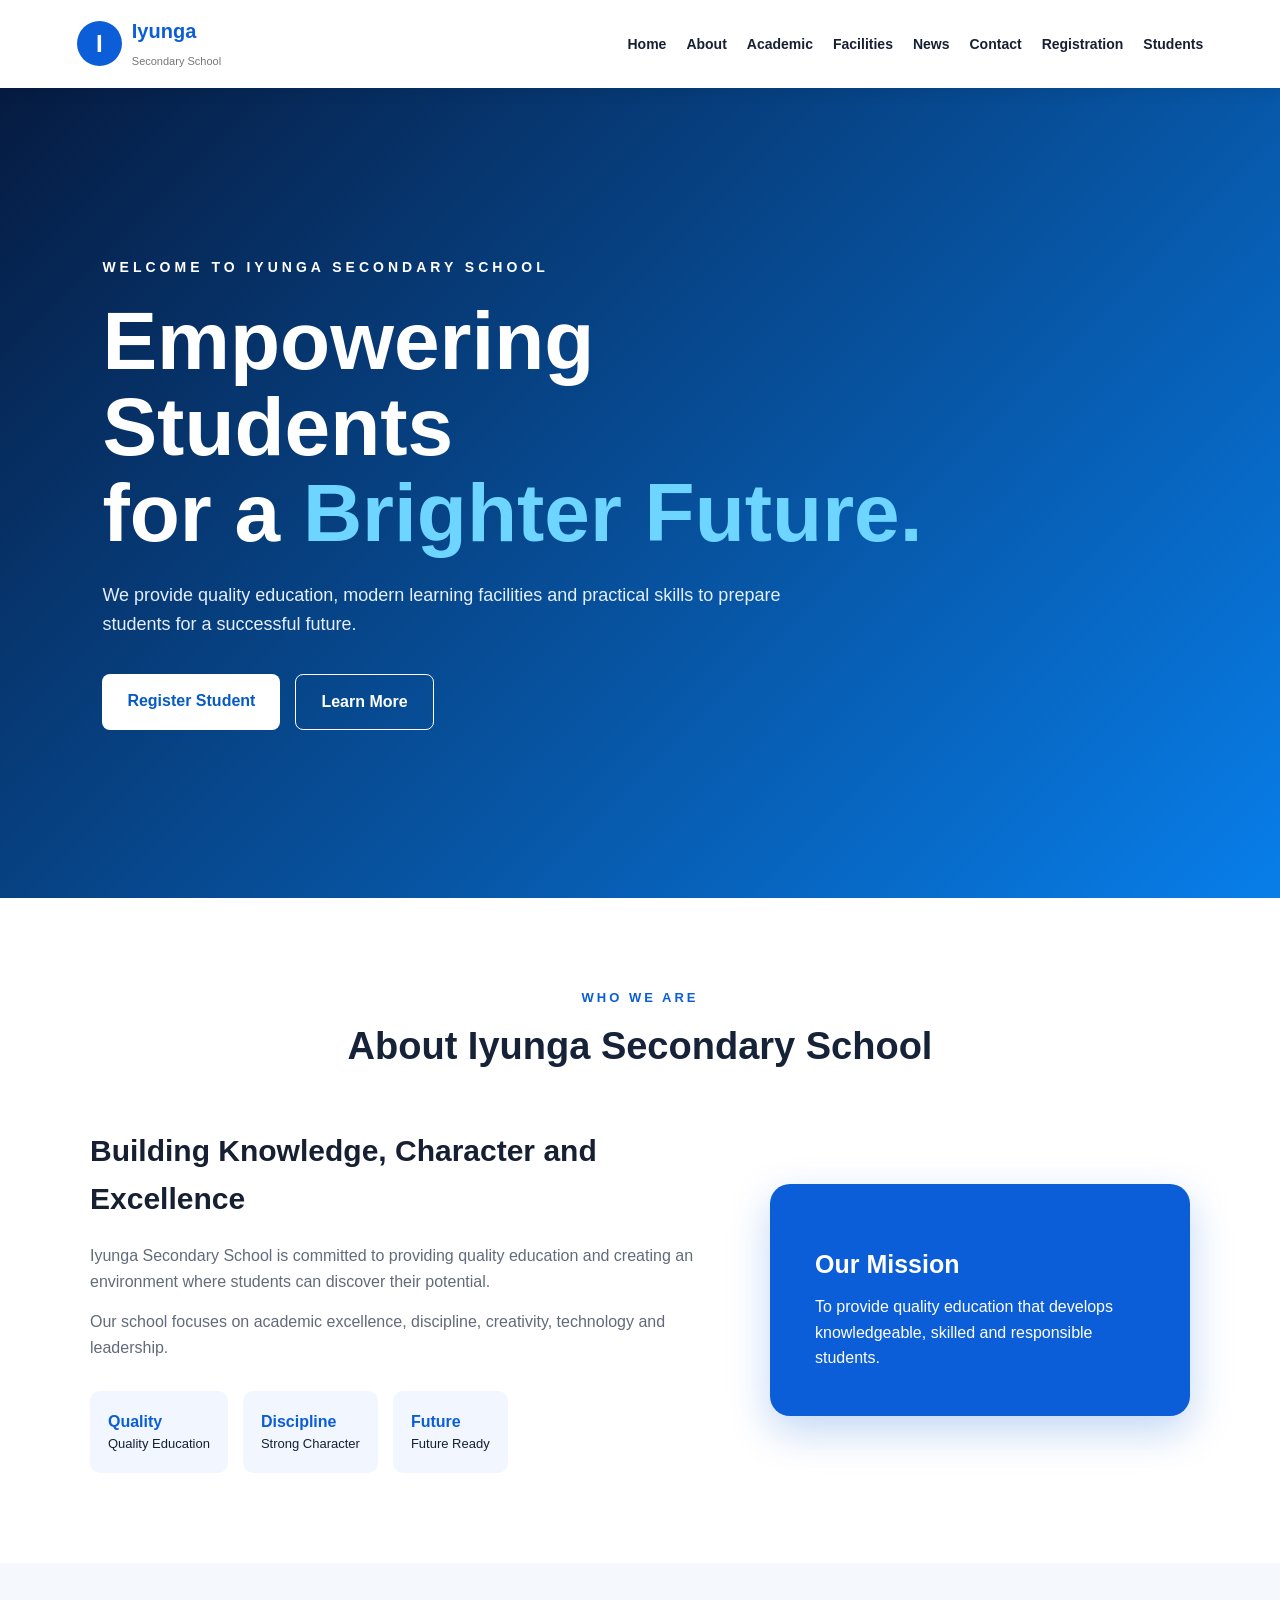
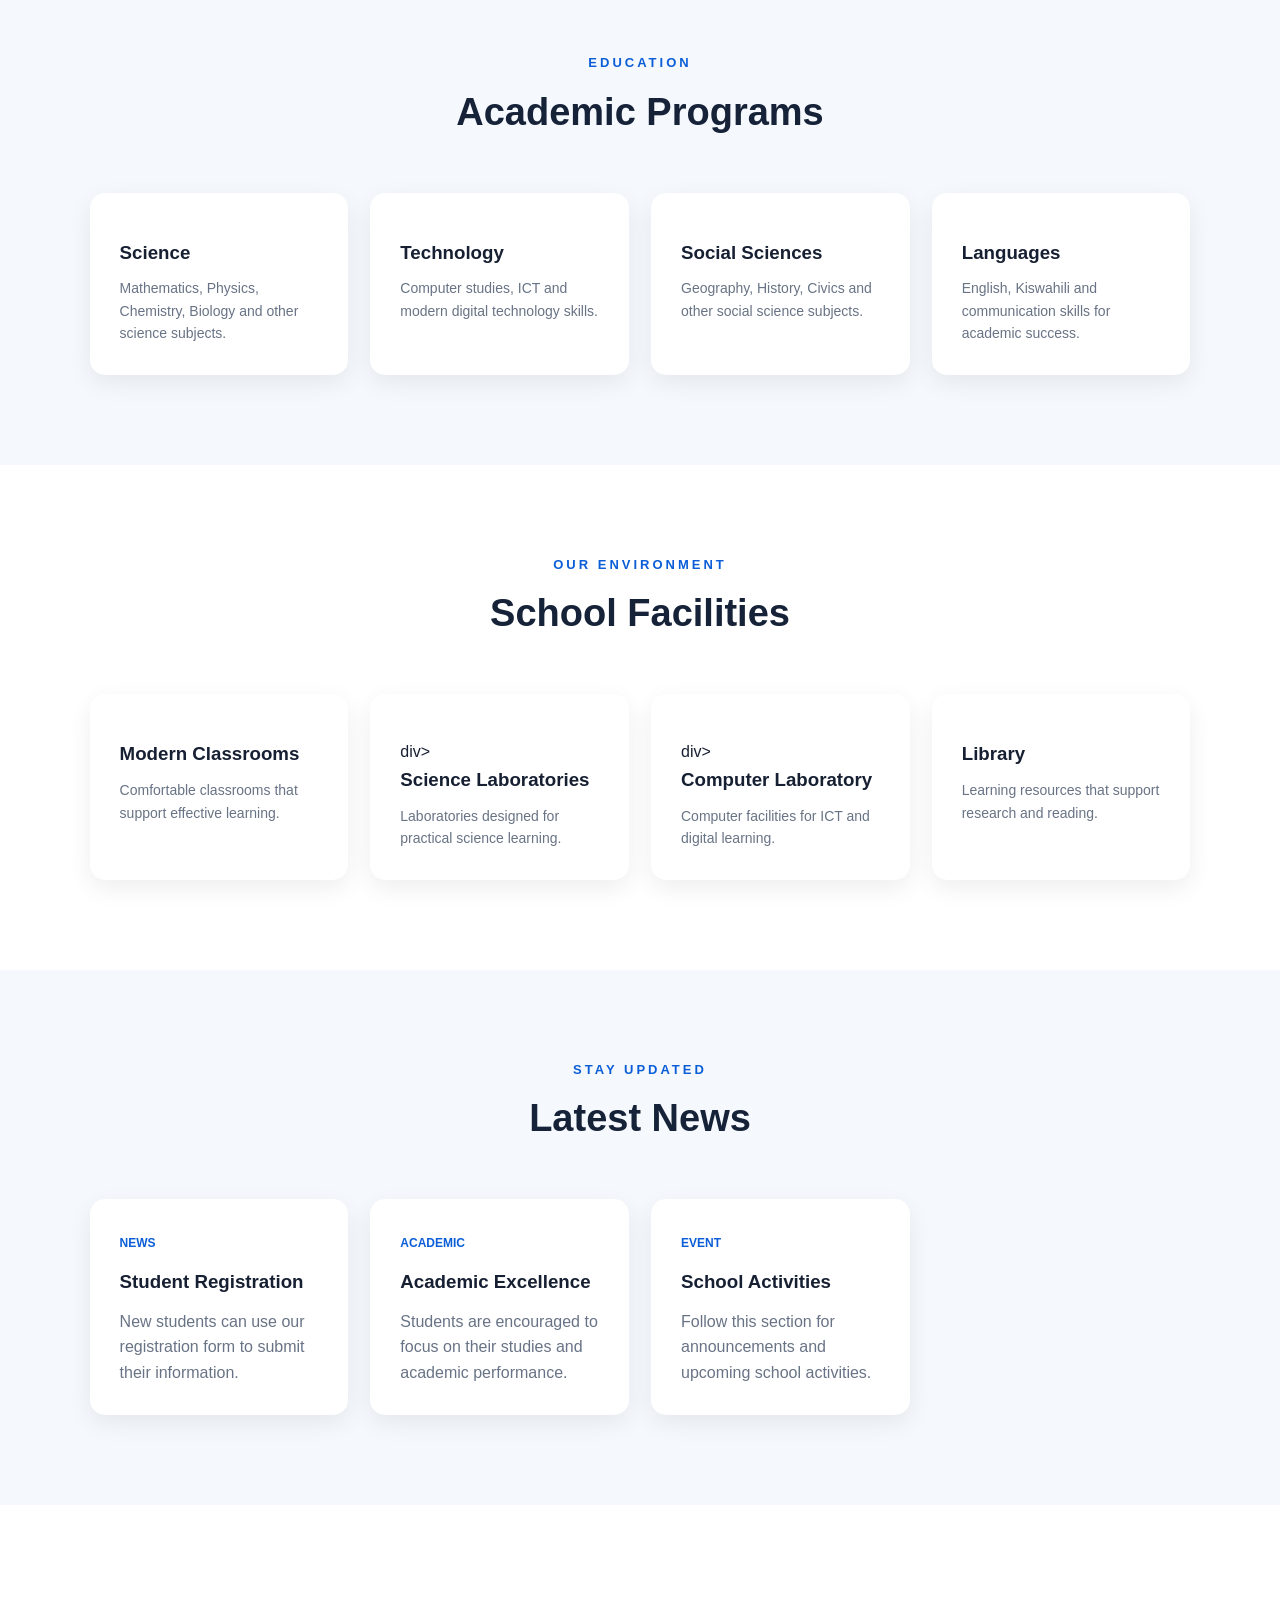
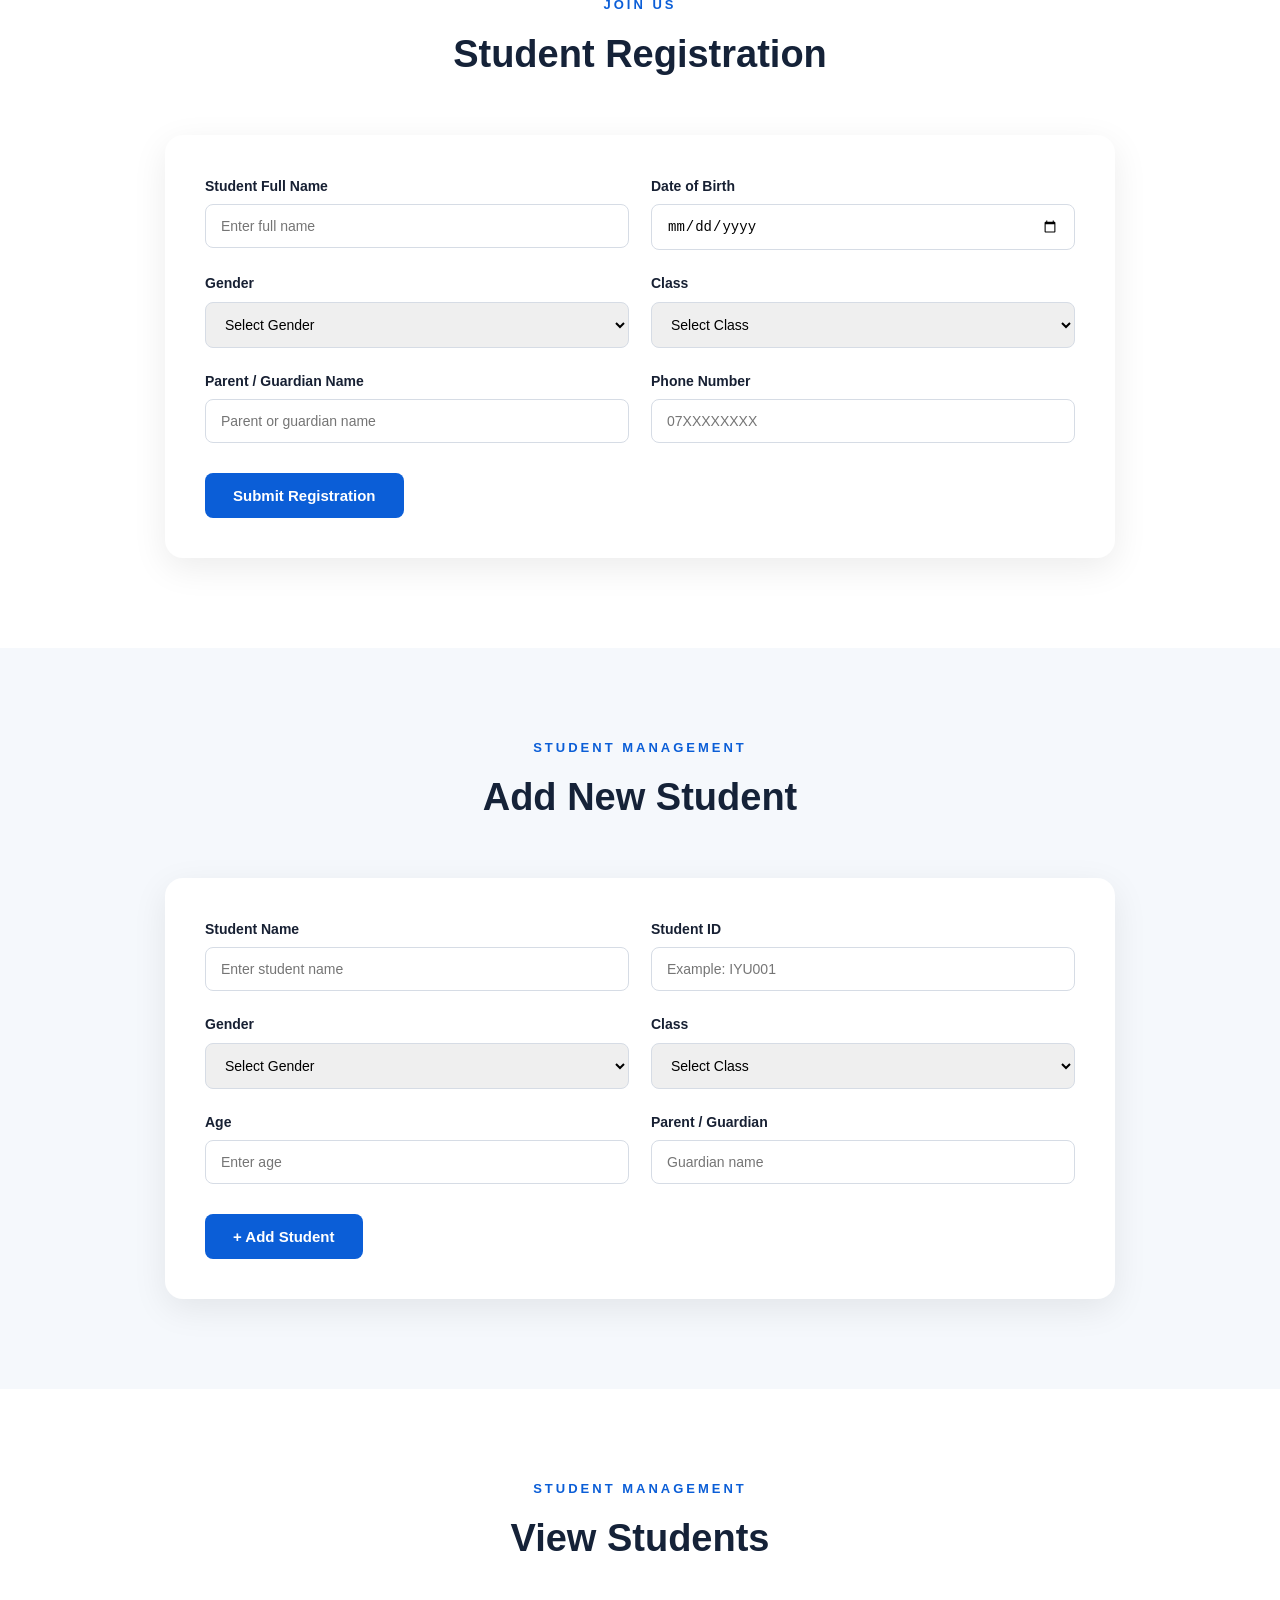
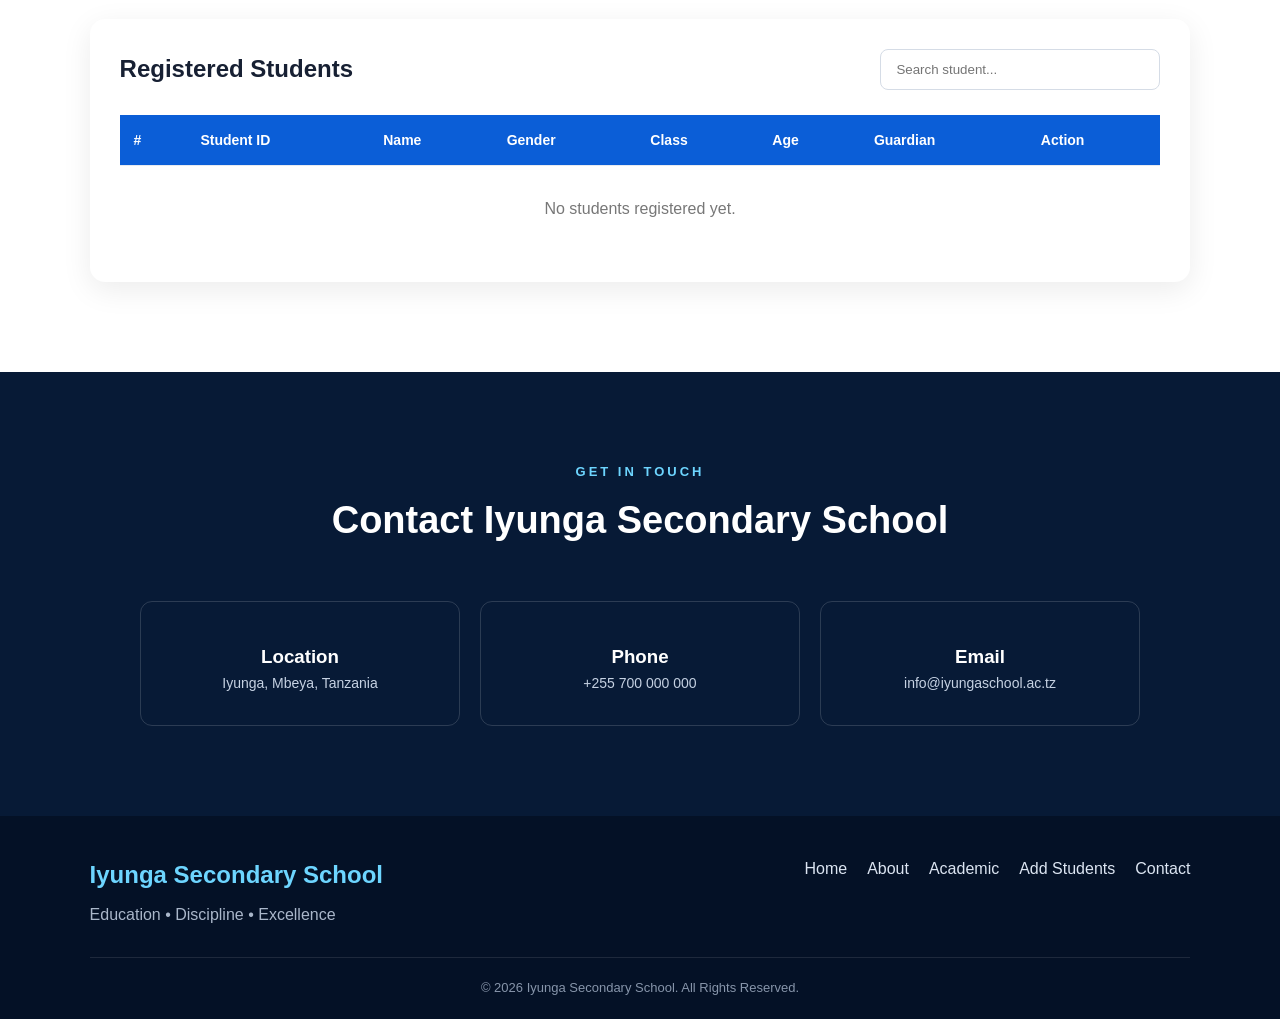
<file: index.html>
<!DOCTYPE html>
<html lang="en">
<head>
    <meta charset="UTF-8">
    <meta name="viewport" content="width=device-width, initial-scale=1.0">

    <title>Iyunga Secondary School</title>

    <link rel="stylesheet" href="style.css">
</head>

<body>

<!-- ================= NAVIGATION BAR ================= -->

<header class="navbar">

    <div class="logo">
        <div class="logo-circle">I</div>
        <div>
            <h2>Iyunga</h2>
            <span>Secondary School</span>
        </div>
    </div>

    <nav>
        <a href="#home">Home</a>
        <a href="#about">About</a>
        <a href="#academic">Academic</a>
        <a href="#facilities">Facilities</a>
        <a href="#news">News</a>
        <a href="#contact">Contact</a>
        <a href="#registration">Registration</a>
        <a href="#students">Students</a>
    </nav>

    <button class="menu-btn" onclick="toggleMenu()">☰</button>

</header>




<section id="home" class="hero">

    <div class="hero-content">

        <p class="welcome">WELCOME TO IYUNGA SECONDARY SCHOOL</p>

        <h1>
            Empowering Students<br>
            for a <span>Brighter Future.</span>
        </h1>

        <p class="hero-text">
            We provide quality education, modern learning facilities
            and practical skills to prepare students for a successful future.
        </p>

        <div class="hero-buttons">
            <a href="#registration" class="btn primary-btn">
                Register Student
            </a>

            <a href="#about" class="btn secondary-btn">
                Learn More
            </a>
        </div>

    </div>

</section>




<section id="about" class="section">

    <div class="section-title">
        <p>WHO WE ARE</p>
        <h2>About Iyunga Secondary School</h2>
    </div>

    <div class="about-container">

        <div class="about-text">

            <h3>Building Knowledge, Character and Excellence</h3>

            <p>
                Iyunga Secondary School is committed to providing quality
                education and creating an environment where students can
                discover their potential.
            </p>

            <p>
                Our school focuses on academic excellence, discipline,
                creativity, technology and leadership.
            </p>

            <div class="about-cards">

                <div>
                    <strong>Quality</strong>
                    <span>Quality Education</span>
                </div>

                <div>
                    <strong>Discipline</strong>
                    <span>Strong Character</span>
                </div>

                <div>
                    <strong>Future</strong>
                    <span>Future Ready</span>
                </div>

            </div>

        </div>

        <div class="about-box">

            <div class="about-icon"></div>

            <h3>Our Mission</h3>

            <p>
                To provide quality education that develops knowledgeable,
                skilled and responsible students.
            </p>

        </div>

    </div>

</section>




<section id="academic" class="section light-section">

    <div class="section-title">
        <p>EDUCATION</p>
        <h2>Academic Programs</h2>
    </div>

    <div class="cards">

        <div class="card">
            <div class="card-icon"></div>
            <h3>Science</h3>
            <p>
                Mathematics, Physics, Chemistry, Biology and
                other science subjects.
            </p>
        </div>

        <div class="card">
            <div class="card-icon"></div>
            <h3>Technology</h3>
            <p>
                Computer studies, ICT and modern digital
                technology skills.
            </p>
        </div>

        <div class="card">
            <div class="card-icon"></div>
            <h3>Social Sciences</h3>
            <p>
                Geography, History, Civics and other
                social science subjects.
            </p>
        </div>

        <div class="card">
            <div class="card-icon"></div>
            <h3>Languages</h3>
            <p>
                English, Kiswahili and communication skills
                for academic success.
            </p>
        </div>

    </div>

</section>




<section id="facilities" class="section">

    <div class="section-title">
        <p>OUR ENVIRONMENT</p>
        <h2>School Facilities</h2>
    </div>

    <div class="cards">

        <div class="card facility">
            <div class="card-icon"></div>
            <h3>Modern Classrooms</h3>
            <p>
                Comfortable classrooms that support effective learning.
            </p>
        </div>

        <div class="card facility">
            <div class="card-icon"></div>div>
            <h3>Science Laboratories</h3>
            <p>
                Laboratories designed for practical science learning.
            </p>
        </div>

        <div class="card facility">
            <div class="card-icon"></div>div>
            <h3>Computer Laboratory</h3>
            <p>
                Computer facilities for ICT and digital learning.
            </p>
        </div>

        <div class="card facility">
            <div class="card-icon"></div>
            <h3>Library</h3>
            <p>
                Learning resources that support research and reading.
            </p>
        </div>

    </div>

</section>




<section id="news" class="section light-section">

    <div class="section-title">
        <p>STAY UPDATED</p>
        <h2>Latest News</h2>
    </div>

    <div class="cards">

        <div class="news-card">
            <span>NEWS</span>
            <h3>Student Registration</h3>
            <p>
                New students can use our registration form
                to submit their information.
            </p>
        </div>

        <div class="news-card">
            <span>ACADEMIC</span>
            <h3>Academic Excellence</h3>
            <p>
                Students are encouraged to focus on their
                studies and academic performance.
            </p>
        </div>

        <div class="news-card">
            <span>EVENT</span>
            <h3>School Activities</h3>
            <p>
                Follow this section for announcements and
                upcoming school activities.
            </p>
        </div>

    </div>

</section>



<section id="registration" class="section">

    <div class="section-title">
        <p>JOIN US</p>
        <h2>Student Registration</h2>
    </div>

    <div class="form-container">

        <form id="registrationForm">

            <div class="form-grid">

                <div class="input-group">
                    <label>Student Full Name</label>
                    <input
                        type="text"
                        id="regName"
                        placeholder="Enter full name"
                        required
                    >
                </div>

                <div class="input-group">
                    <label>Date of Birth</label>
                    <input
                        type="date"
                        id="regDOB"
                        required
                    >
                </div>

                <div class="input-group">
                    <label>Gender</label>

                    <select id="regGender" required>
                        <option value="">Select Gender</option>
                        <option>Male</option>
                        <option>Female</option>
                    </select>

                </div>

                <div class="input-group">

                    <label>Class</label>

                    <select id="regClass" required>
                        <option value="">Select Class</option>
                        <option>Form One</option>
                        <option>Form Two</option>
                        <option>Form Three</option>
                        <option>Form Four</option>
                        <option>Form Five</option>
                        <option>Form Six</option>
                    </select>

                </div>

                <div class="input-group">
                    <label>Parent / Guardian Name</label>
                    <input
                        type="text"
                        id="regParent"
                        placeholder="Parent or guardian name"
                        required
                    >
                </div>

                <div class="input-group">
                    <label>Phone Number</label>
                    <input
                        type="tel"
                        id="regPhone"
                        placeholder="07XXXXXXXX"
                        required
                    >
                </div>

            </div>

            <button type="submit" class="submit-btn">
                Submit Registration
            </button>

        </form>

    </div>

</section>




<section id="addStudent" class="section light-section">

    <div class="section-title">

        <p>STUDENT MANAGEMENT</p>

        <h2>Add New Student</h2>

    </div>

    <div class="form-container">

        <form id="studentForm">

            <div class="form-grid">

                <div class="input-group">

                    <label>Student Name</label>

                    <input
                        type="text"
                        id="studentName"
                        placeholder="Enter student name"
                        required
                    >

                </div>


                <div class="input-group">

                    <label>Student ID</label>

                    <input
                        type="text"
                        id="studentId"
                        placeholder="Example: IYU001"
                        required
                    >

                </div>


                <div class="input-group">

                    <label>Gender</label>

                    <select id="studentGender" required>

                        <option value="">
                            Select Gender
                        </option>

                        <option>Male</option>

                        <option>Female</option>

                    </select>

                </div>


                <div class="input-group">

                    <label>Class</label>

                    <select id="studentClass" required>

                        <option value="">
                            Select Class
                        </option>

                        <option>Form One</option>
                        <option>Form Two</option>
                        <option>Form Three</option>
                        <option>Form Four</option>
                        <option>Form Five</option>
                        <option>Form Six</option>

                    </select>

                </div>


                <div class="input-group">

                    <label>Age</label>

                    <input
                        type="number"
                        id="studentAge"
                        placeholder="Enter age"
                        min="10"
                        max="30"
                        required
                    >

                </div>


                <div class="input-group">

                    <label>Parent / Guardian</label>

                    <input
                        type="text"
                        id="studentParent"
                        placeholder="Guardian name"
                        required
                    >

                </div>

            </div>


            <button type="submit" class="submit-btn">
                + Add Student
            </button>

        </form>

    </div>

</section>




<section id="students" class="section">

    <div class="section-title">

        <p>STUDENT MANAGEMENT</p>

        <h2>View Students</h2>

    </div>


    <div class="student-management">

        <div class="student-top">

            <h3>Registered Students</h3>

            <input
                type="text"
                id="searchStudent"
                placeholder="Search student..."
            >

        </div>


        <div class="table-container">

            <table>

                <thead>

                    <tr>
                        <th>#</th>
                        <th>Student ID</th>
                        <th>Name</th>
                        <th>Gender</th>
                        <th>Class</th>
                        <th>Age</th>
                        <th>Guardian</th>
                        <th>Action</th>
                    </tr>

                </thead>

                <tbody id="studentTableBody">

                </tbody>

            </table>

        </div>

        <p id="emptyMessage" class="empty-message">
            No students registered yet.
        </p>

    </div>

</section>



<section id="contact" class="section dark-section">

    <div class="section-title white-title">

        <p>GET IN TOUCH</p>

        <h2>Contact Iyunga Secondary School</h2>

    </div>


    <div class="contact-grid">

        <div class="contact-card">

            <div></div>

            <h3>Location</h3>

            <p>
                Iyunga, Mbeya, Tanzania
            </p>

        </div>


        <div class="contact-card">

            <div></div>

            <h3>Phone</h3>

            <p>
                +255 700 000 000
            </p>

        </div>


        <div class="contact-card">

            <div></div>

            <h3>Email</h3>

            <p>
                info@iyungaschool.ac.tz
            </p>

        </div>

    </div>

</section>




<footer>

    <div class="footer-content">

        <div>

            <h2>Iyunga Secondary School</h2>

            <p>
                Education • Discipline • Excellence
            </p>

        </div>


        <div class="footer-links">

            <a href="#home">Home</a>
            <a href="#about">About</a>
            <a href="#academic">Academic</a>
            <a href="# Add students"> Add Students</a>
            <a href="#contact">Contact</a>

        </div>

    </div>


    <div class="copyright">

        <p>
            © 2026 Iyunga Secondary School. All Rights Reserved.
        </p>

    </div>

</footer>


<script src="script.js"></script>

</body>
</html>
</file>
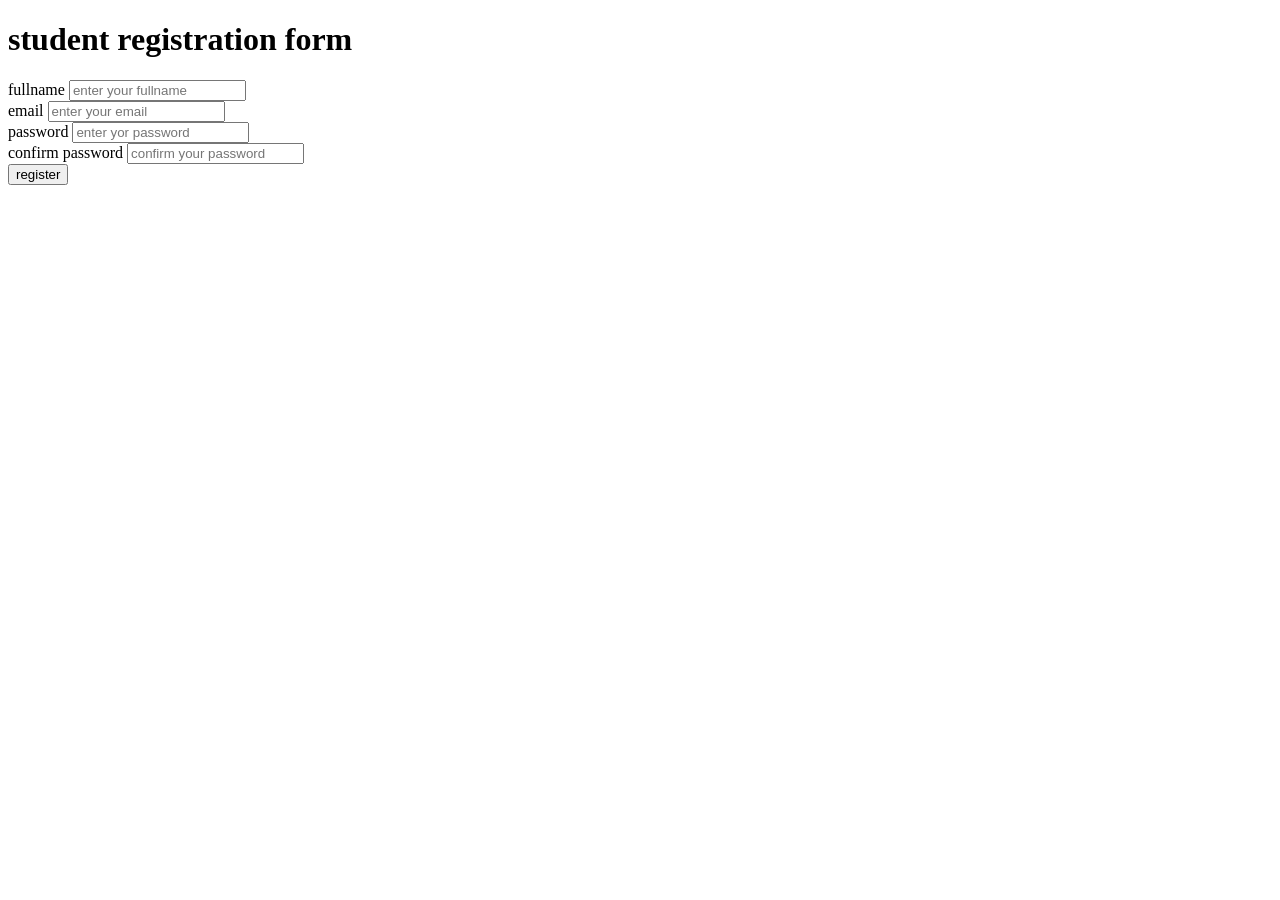
<file: register.html>
<!DOCTYPE html>
<html lang="en">
<head>
    <meta charset="UTF-8">
    <meta name="viewport" content="width=device-width, initial-scale=1.0">
    <title>student register <form action="" method="post"></form></title>
    <style>
        
    </style>
</head>
<body>
    <h1>student registration form</h1>
    <label for="">fullname</label>
    <input type="text" placeholder = "enter your fullname" required> <br>
    <label for="">email</label> 
    <input type="email"  placeholder = "enter your email" required> <br>
    <label for="">password</label>
    <input type="password" placeholder = "enter yor password" required> <br>
    <label for="">confirm password</label>
    <input type="password" placeholder = "confirm your password" required> <br>
    <input type="button" value="register" onclick="window.location.href='login.htmml'">
</body>
</html>
</file>
<file: style.css>
* {
    margin: 0;
    padding: 0;
    box-sizing: border-box;
}

html {
    scroll-behavior: smooth;
}

body {
    font-family: Arial, Helvetica, sans-serif;
    color: #172033;
    background: #ffffff;
    line-height: 1.6;
}


/* ================= NAVBAR ================= */

.navbar {
    position: sticky;
    top: 0;
    z-index: 1000;

    width: 100%;

    display: flex;
    align-items: center;
    justify-content: space-between;

    padding: 15px 6%;

    background: rgba(255, 255, 255, 0.97);

    box-shadow: 0 3px 15px rgba(0, 0, 0, 0.08);
}

.logo {
    display: flex;
    align-items: center;
    gap: 10px;
}

.logo-circle {
    width: 45px;
    height: 45px;

    display: flex;
    align-items: center;
    justify-content: center;

    border-radius: 50%;

    background: #0b5ed7;
    color: white;

    font-size: 24px;
    font-weight: bold;
}

.logo h2 {
    color: #0b5ed7;
    font-size: 20px;
}

.logo span {
    font-size: 11px;
    color: #777;
}

nav {
    display: flex;
    align-items: center;
    gap: 20px;
}

nav a {
    text-decoration: none;
    color: #172033;
    font-size: 14px;
    font-weight: 600;

    transition: 0.3s;
}

nav a:hover {
    color: #0b5ed7;
}

.menu-btn {
    display: none;

    border: none;
    background: none;

    font-size: 25px;
    cursor: pointer;
}


/* ================= HERO ================= */

.hero {
    min-height: 90vh;

    display: flex;
    align-items: center;

    padding: 80px 8%;

    background:
        linear-gradient(
            135deg,
            #061b41,
            #087eea
        );

    color: white;
}

.hero-content {
    max-width: 850px;
}

.welcome {
    letter-spacing: 4px;
    font-weight: bold;
    font-size: 14px;

    margin-bottom: 20px;
}

.hero h1 {
    font-size: clamp(45px, 7vw, 82px);

    line-height: 1.05;

    margin-bottom: 25px;
}

.hero h1 span {
    color: #6dd5ff;
}

.hero-text {
    max-width: 700px;

    font-size: 18px;

    color: #e5efff;

    margin-bottom: 35px;
}

.hero-buttons {
    display: flex;
    gap: 15px;
}

.btn {
    display: inline-block;

    padding: 14px 25px;

    border-radius: 8px;

    text-decoration: none;

    font-weight: bold;

    transition: 0.3s;
}

.primary-btn {
    background: white;
    color: #075ac4;
}

.secondary-btn {
    border: 1px solid white;
    color: white;
}

.btn:hover {
    transform: translateY(-3px);
}


/* ================= SECTIONS ================= */

.section {
    padding: 90px 7%;
}

.light-section {
    background: #f5f8fc;
}

.section-title {
    text-align: center;

    margin-bottom: 50px;
}

.section-title p {
    color: #0b5ed7;

    font-size: 13px;

    font-weight: bold;

    letter-spacing: 3px;

    margin-bottom: 8px;
}

.section-title h2 {
    font-size: 38px;

    color: #152238;
}


/* ================= ABOUT ================= */

.about-container {
    max-width: 1100px;

    margin: auto;

    display: grid;

    grid-template-columns: 1.5fr 1fr;

    gap: 50px;

    align-items: center;
}

.about-text h3 {
    font-size: 30px;

    margin-bottom: 20px;
}

.about-text p {
    color: #626b7a;

    margin-bottom: 15px;
}

.about-cards {
    display: flex;

    gap: 15px;

    margin-top: 30px;
}

.about-cards div {
    padding: 18px;

    background: #f1f6ff;

    border-radius: 10px;

    display: flex;

    flex-direction: column;
}

.about-cards strong {
    color: #0b5ed7;
}

.about-cards span {
    font-size: 13px;
}

.about-box {
    padding: 45px;

    background: #0b5ed7;

    color: white;

    border-radius: 20px;

    box-shadow: 0 15px 40px rgba(11, 94, 215, 0.25);
}

.about-icon {
    font-size: 45px;

    margin-bottom: 15px;
}

.about-box h3 {
    font-size: 25px;

    margin-bottom: 10px;
}


/* ================= CARDS ================= */

.cards {
    max-width: 1150px;

    margin: auto;

    display: grid;

    grid-template-columns: repeat(4, 1fr);

    gap: 22px;
}

.card {
    padding: 30px;

    background: white;

    border-radius: 15px;

    box-shadow: 0 8px 25px rgba(0, 0, 0, 0.07);

    transition: 0.3s;
}

.card:hover {
    transform: translateY(-7px);

    box-shadow: 0 15px 35px rgba(0, 0, 0, 0.12);
}

.card-icon {
    font-size: 38px;

    margin-bottom: 15px;
}

.card h3 {
    margin-bottom: 10px;
}

.card p {
    color: #687385;

    font-size: 14px;
}


/* ================= NEWS ================= */

.news-card {
    padding: 30px;

    background: white;

    border-radius: 15px;

    box-shadow: 0 8px 25px rgba(0, 0, 0, 0.07);
}

.news-card span {
    color: #0b5ed7;

    font-size: 12px;

    font-weight: bold;
}

.news-card h3 {
    margin: 12px 0;
}

.news-card p {
    color: #687385;
}


/* ================= FORMS ================= */

.form-container {
    max-width: 950px;

    margin: auto;

    background: white;

    padding: 40px;

    border-radius: 18px;

    box-shadow: 0 10px 35px rgba(0, 0, 0, 0.08);
}

.form-grid {
    display: grid;

    grid-template-columns: repeat(2, 1fr);

    gap: 22px;
}

.input-group {
    display: flex;

    flex-direction: column;
}

.input-group label {
    margin-bottom: 7px;

    font-weight: bold;

    font-size: 14px;
}

.input-group input,
.input-group select {
    width: 100%;

    padding: 13px 15px;

    border: 1px solid #d6dce5;

    border-radius: 8px;

    outline: none;

    font-size: 14px;

    transition: 0.3s;
}

.input-group input:focus,
.input-group select:focus {
    border-color: #0b5ed7;

    box-shadow: 0 0 0 3px rgba(11, 94, 215, 0.1);
}

.submit-btn {
    margin-top: 30px;

    padding: 14px 28px;

    border: none;

    border-radius: 8px;

    background: #0b5ed7;

    color: white;

    font-size: 15px;

    font-weight: bold;

    cursor: pointer;

    transition: 0.3s;
}

.submit-btn:hover {
    background: #084aa9;

    transform: translateY(-2px);
}


/* ================= STUDENTS ================= */

.student-management {
    max-width: 1200px;

    margin: auto;

    background: white;

    padding: 30px;

    border-radius: 15px;

    box-shadow: 0 8px 30px rgba(0, 0, 0, 0.08);
}

.student-top {
    display: flex;

    justify-content: space-between;

    align-items: center;

    gap: 20px;

    margin-bottom: 25px;
}

.student-top h3 {
    font-size: 24px;
}

#searchStudent {
    width: 280px;

    padding: 12px 15px;

    border: 1px solid #d5dce6;

    border-radius: 8px;

    outline: none;
}

.table-container {
    overflow-x: auto;
}

table {
    width: 100%;

    border-collapse: collapse;

    min-width: 850px;
}

thead {
    background: #0b5ed7;

    color: white;
}

th,
td {
    padding: 14px;

    text-align: left;

    border-bottom: 1px solid #e6eaf0;

    font-size: 14px;
}

tbody tr:hover {
    background: #f5f8fc;
}

.delete-btn {
    padding: 7px 12px;

    border: none;

    border-radius: 6px;

    background: #dc3545;

    color: white;

    cursor: pointer;
}

.delete-btn:hover {
    background: #b02a37;
}

.empty-message {
    text-align: center;

    padding: 30px;

    color: #777;
}


/* ================= CONTACT ================= */

.dark-section {
    background: #071a36;

    color: white;
}

.white-title p {
    color: #6dd5ff;
}

.white-title h2 {
    color: white;
}

.contact-grid {
    max-width: 1000px;

    margin: auto;

    display: grid;

    grid-template-columns: repeat(3, 1fr);

    gap: 20px;
}

.contact-card {
    text-align: center;

    padding: 30px;

    border: 1px solid rgba(255,255,255,0.15);

    border-radius: 12px;
}

.contact-card div {
    font-size: 30px;

    margin-bottom: 10px;
}

.contact-card p {
    color: #c6d2e3;

    font-size: 14px;
}


/* ================= FOOTER ================= */

footer {
    background: #041126;

    color: white;

    padding: 40px 7% 20px;
}

.footer-content {
    display: flex;

    justify-content: space-between;

    gap: 30px;

    max-width: 1150px;

    margin: auto;
}

.footer-content h2 {
    color: #6dd5ff;
}

.footer-content p {
    color: #aab7ca;

    margin-top: 8px;
}

.footer-links {
    display: flex;

    gap: 20px;

    flex-wrap: wrap;
}

.footer-links a {
    color: #dce5f2;

    text-decoration: none;
}

.footer-links a:hover {
    color: #6dd5ff;
}

.copyright {
    text-align: center;

    border-top: 1px solid rgba(255,255,255,0.1);

    margin-top: 30px;

    padding-top: 20px;

    color: #8795aa;

    font-size: 13px;
}


/* ================= RESPONSIVE ================= */

@media (max-width: 1100px) {

    nav {
        gap: 12px;
    }

    nav a {
        font-size: 12px;
    }

    .cards {
        grid-template-columns: repeat(2, 1fr);
    }

}


@media (max-width: 800px) {

    .navbar {
        padding: 15px 5%;
    }

    nav {
        display: none;

        position: absolute;

        top: 75px;

        left: 0;

        width: 100%;

        padding: 20px;

        background: white;

        flex-direction: column;

        box-shadow: 0 10px 20px rgba(0,0,0,0.1);
    }

    nav.active {
        display: flex;
    }

    .menu-btn {
        display: block;
    }

    .hero {
        min-height: 80vh;

        padding: 70px 6%;
    }

    .hero h1 {
        font-size: 48px;
    }

    .about-container {
        grid-template-columns: 1fr;
    }

    .cards {
        grid-template-columns: 1fr;
    }

    .form-grid {
        grid-template-columns: 1fr;
    }

    .contact-grid {
        grid-template-columns: 1fr;
    }

    .student-top {
        flex-direction: column;

        align-items: stretch;
    }

    #searchStudent {
        width: 100%;
    }

    .footer-content {
        flex-direction: column;
    }

}


@media (max-width: 500px) {

    .hero h1 {
        font-size: 38px;
    }

    .hero-text {
        font-size: 15px;
    }

    .hero-buttons {
        flex-direction: column;
    }

    .btn {
        text-align: center;
    }

    .section {
        padding: 65px 5%;
    }

    .section-title h2 {
        font-size: 30px;
    }

    .form-container {
        padding: 25px 18px;
    }

    .about-cards {
        flex-direction: column;
    }

}
</file>
